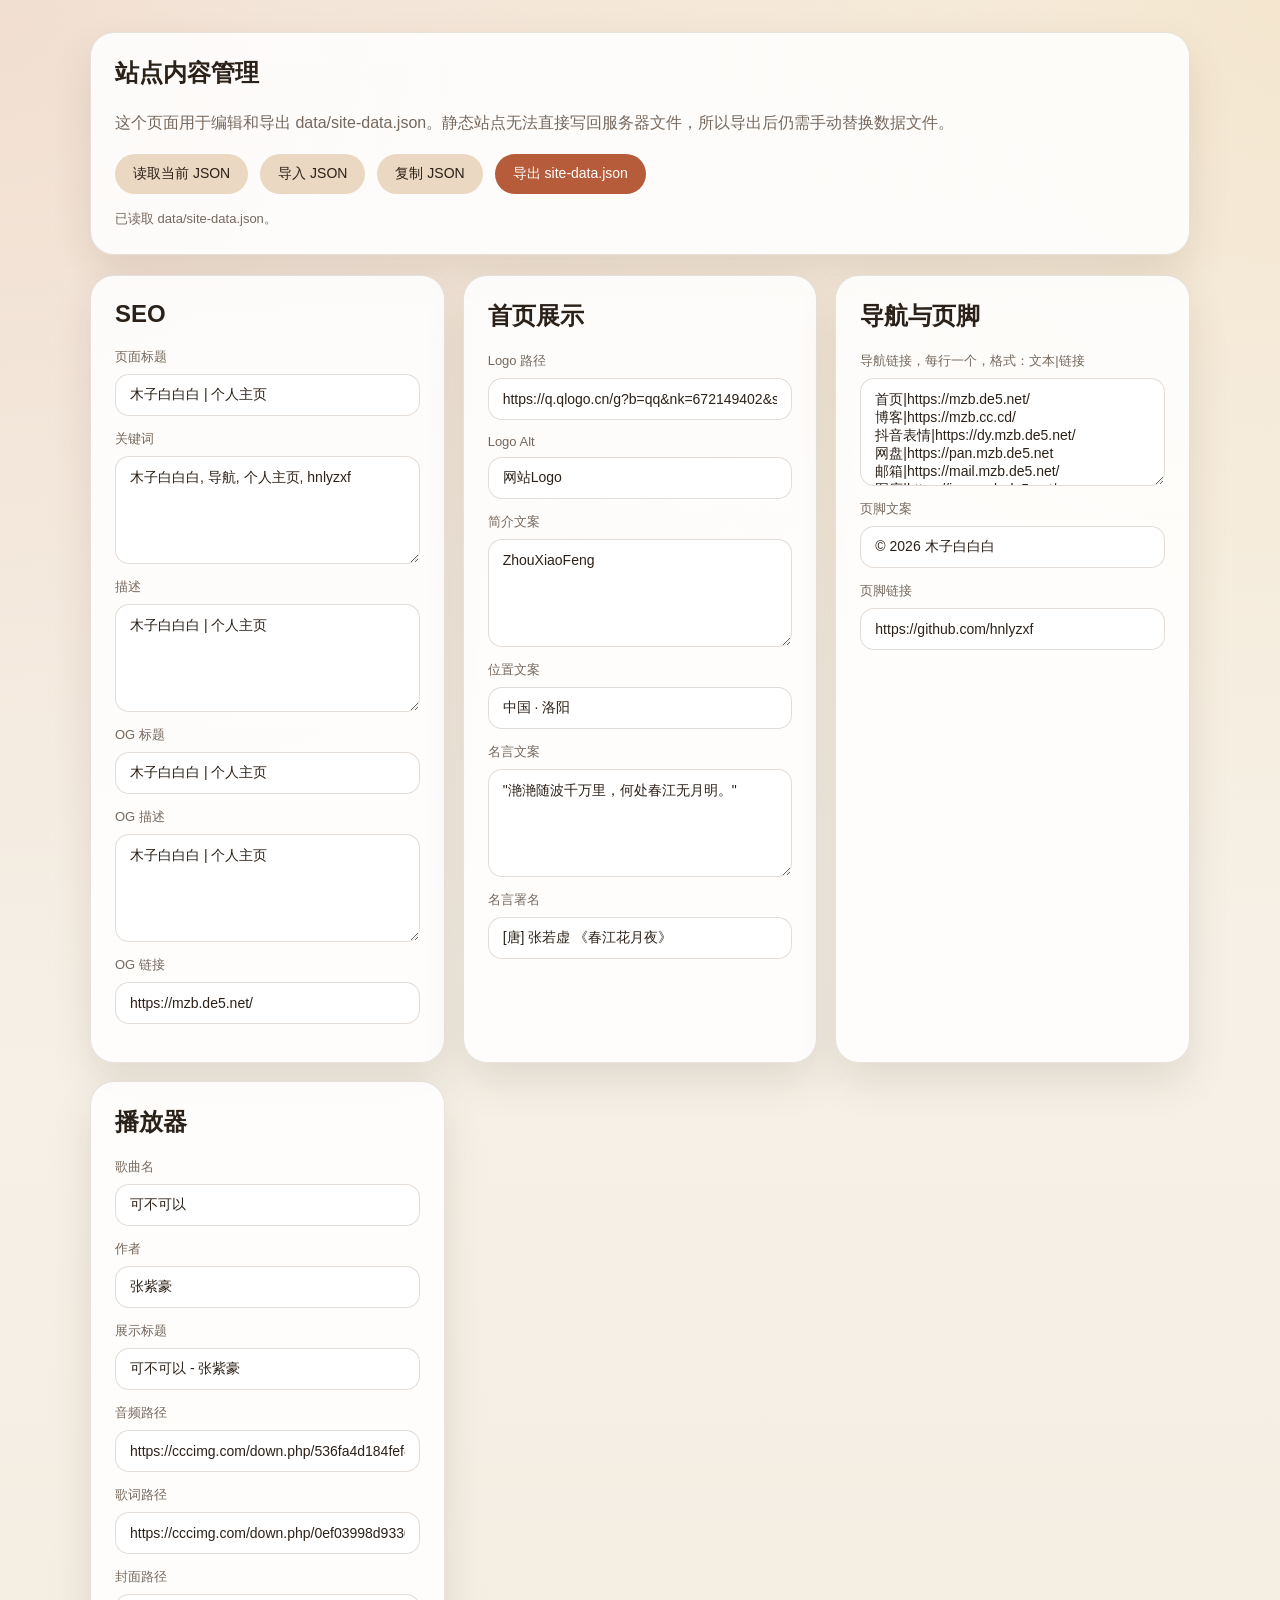
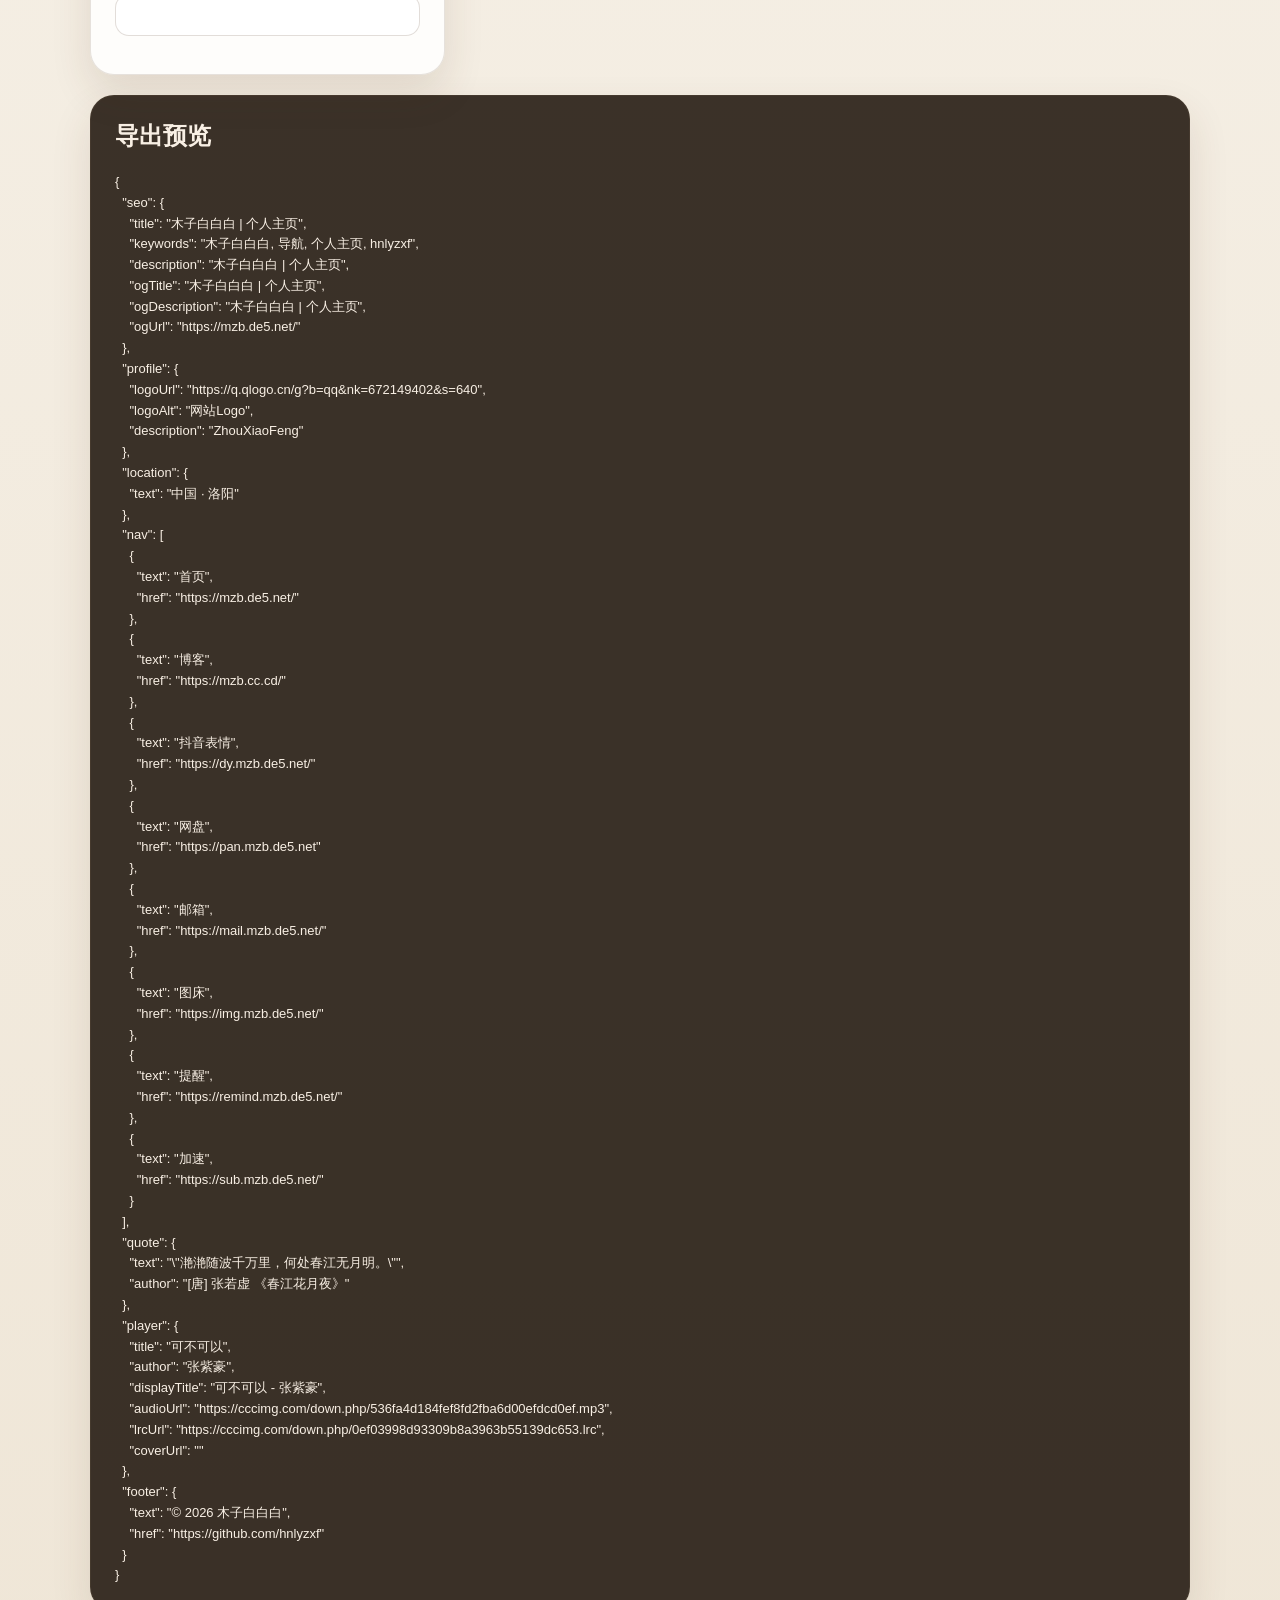
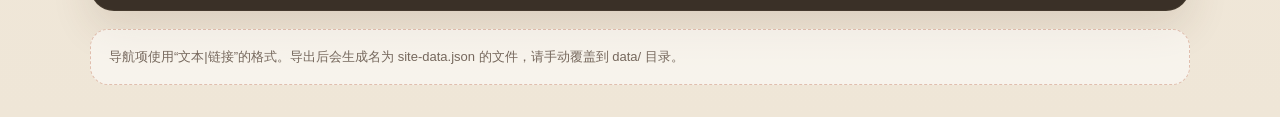
<file: admin.html>
<!DOCTYPE html>
<html lang="zh-CN">
<head>
    <meta charset="UTF-8">
    <meta name="viewport" content="width=device-width, initial-scale=1.0">
    <title>站点内容管理</title>
    <link rel="stylesheet" href="https://font.sec.miui.com/font/css?family=MiSans:400,500,700:MiSans">
    <link rel="stylesheet" href="css/pages/admin.css?v=20260406-1">
</head>
<body>
    <div class="layout">
        <section class="hero">
            <h1>站点内容管理</h1>
            <p>这个页面用于编辑和导出 <code>data/site-data.json</code>。静态站点无法直接写回服务器文件，所以导出后仍需手动替换数据文件。</p>
            <div class="toolbar">
                <button id="load-default" type="button">读取当前 JSON</button>
                <label class="file-label" for="json-import">导入 JSON</label>
                <input id="json-import" type="file" accept=".json,application/json">
                <button id="copy-json" type="button">复制 JSON</button>
                <button id="export-json" class="primary" type="button">导出 site-data.json</button>
            </div>
            <div class="status" id="status-text">等待操作</div>
        </section>

        <form id="admin-form">
            <div class="panel-grid">
                <section class="panel">
                    <h2>SEO</h2>
                    <div class="field"><label for="seo-title">页面标题</label><input id="seo-title" type="text"></div>
                    <div class="field"><label for="seo-keywords">关键词</label><textarea id="seo-keywords"></textarea></div>
                    <div class="field"><label for="seo-description">描述</label><textarea id="seo-description"></textarea></div>
                    <div class="field"><label for="seo-og-title">OG 标题</label><input id="seo-og-title" type="text"></div>
                    <div class="field"><label for="seo-og-description">OG 描述</label><textarea id="seo-og-description"></textarea></div>
                    <div class="field"><label for="seo-og-url">OG 链接</label><input id="seo-og-url" type="url"></div>
                </section>

                <section class="panel">
                    <h2>首页展示</h2>
                    <div class="field"><label for="profile-logo-url">Logo 路径</label><input id="profile-logo-url" type="text"></div>
                    <div class="field"><label for="profile-logo-alt">Logo Alt</label><input id="profile-logo-alt" type="text"></div>
                    <div class="field"><label for="profile-description">简介文案</label><textarea id="profile-description"></textarea></div>
                    <div class="field"><label for="location-text">位置文案</label><input id="location-text" type="text"></div>
                    <div class="field"><label for="quote-text">名言文案</label><textarea id="quote-text"></textarea></div>
                    <div class="field"><label for="quote-author">名言署名</label><input id="quote-author" type="text"></div>
                </section>

                <section class="panel">
                    <h2>导航与页脚</h2>
                    <div class="field"><label for="nav-lines">导航链接，每行一个，格式：文本|链接</label><textarea id="nav-lines"></textarea></div>
                    <div class="field"><label for="footer-text">页脚文案</label><input id="footer-text" type="text"></div>
                    <div class="field"><label for="footer-href">页脚链接</label><input id="footer-href" type="url"></div>
                </section>

                <section class="panel">
                    <h2>播放器</h2>
                    <div class="field"><label for="player-title">歌曲名</label><input id="player-title" type="text"></div>
                    <div class="field"><label for="player-author">作者</label><input id="player-author" type="text"></div>
                    <div class="field"><label for="player-display-title">展示标题</label><input id="player-display-title" type="text"></div>
                    <div class="field"><label for="player-audio-url">音频路径</label><input id="player-audio-url" type="text"></div>
                    <div class="field"><label for="player-lrc-url">歌词路径</label><input id="player-lrc-url" type="text"></div>
                    <div class="field"><label for="player-cover-url">封面路径</label><input id="player-cover-url" type="text"></div>
                </section>
            </div>
        </form>

        <section class="preview">
            <h2>导出预览</h2>
            <pre id="json-preview"></pre>
        </section>

        <div class="tips">导航项使用“文本|链接”的格式。导出后会生成名为 <code>site-data.json</code> 的文件，请手动覆盖到 <code>data/</code> 目录。</div>
    </div>

    <script src="js/pages/admin.js?v=20260406-1"></script>
</body>
</html>
</file>
<file: css/pages/admin.css>
:root {
    --bg: #f5f1e8;
    --panel: rgba(255, 255, 255, 0.86);
    --text: #2b2118;
    --muted: #76685d;
    --line: rgba(122, 100, 81, 0.18);
    --accent: #b65c3a;
    --accent-dark: #8f4125;
    --shadow: 0 18px 40px rgba(80, 48, 27, 0.12);
}

* {
    box-sizing: border-box;
    font-family: 'MiSans', 'Segoe UI', sans-serif;
}

body {
    margin: 0;
    color: var(--text);
    background:
        radial-gradient(circle at top left, rgba(212, 144, 104, 0.22), transparent 30%),
        radial-gradient(circle at top right, rgba(235, 203, 150, 0.35), transparent 28%),
        linear-gradient(180deg, #f9f5ee 0%, #efe6d7 100%);
}

.layout {
    width: min(1100px, calc(100% - 32px));
    margin: 32px auto;
}

.hero,
.panel,
.preview {
    padding: 24px;
    border: 1px solid var(--line);
    border-radius: 24px;
    background: var(--panel);
    box-shadow: var(--shadow);
}

.hero h1,
.panel h2,
.preview h2 {
    margin-top: 0;
}

.hero p,
.tips,
.status {
    color: var(--muted);
    line-height: 1.7;
}

.toolbar {
    display: flex;
    flex-wrap: wrap;
    gap: 12px;
    margin-top: 18px;
}

.panel-grid {
    display: grid;
    grid-template-columns: repeat(auto-fit, minmax(280px, 1fr));
    gap: 18px;
    margin-top: 20px;
}

.field {
    display: grid;
    gap: 8px;
    margin-bottom: 14px;
}

.field label {
    font-size: 13px;
    color: var(--muted);
}

input[type="text"],
input[type="url"],
textarea {
    width: 100%;
    border: 1px solid rgba(122, 100, 81, 0.22);
    background: rgba(255, 255, 255, 0.92);
    color: var(--text);
    padding: 12px 14px;
    border-radius: 14px;
    font-size: 14px;
    outline: none;
}

textarea {
    min-height: 108px;
    resize: vertical;
}

button,
.file-label {
    border: 0;
    border-radius: 999px;
    padding: 11px 18px;
    font-size: 14px;
    cursor: pointer;
    background: #ead8c2;
    color: var(--text);
}

button.primary {
    background: var(--accent);
    color: #fff;
}

.file-label {
    display: inline-flex;
    align-items: center;
}

input[type="file"] {
    display: none;
}

.status {
    margin-top: 14px;
    min-height: 22px;
    font-size: 13px;
}

.preview {
    margin-top: 20px;
    background: rgba(43, 33, 24, 0.92);
    color: #f8efe4;
}

.preview pre {
    margin: 0;
    white-space: pre-wrap;
    word-break: break-word;
    line-height: 1.6;
    font-size: 13px;
}

.tips {
    margin-top: 18px;
    padding: 16px 18px;
    border-radius: 18px;
    border: 1px dashed rgba(182, 92, 58, 0.35);
    background: rgba(255, 255, 255, 0.52);
    font-size: 13px;
}

@media (max-width: 640px) {
    .layout {
        width: min(100% - 20px, 1100px);
        margin: 18px auto 28px;
    }

    .hero,
    .panel,
    .preview {
        padding: 18px;
        border-radius: 20px;
    }
}
</file>
